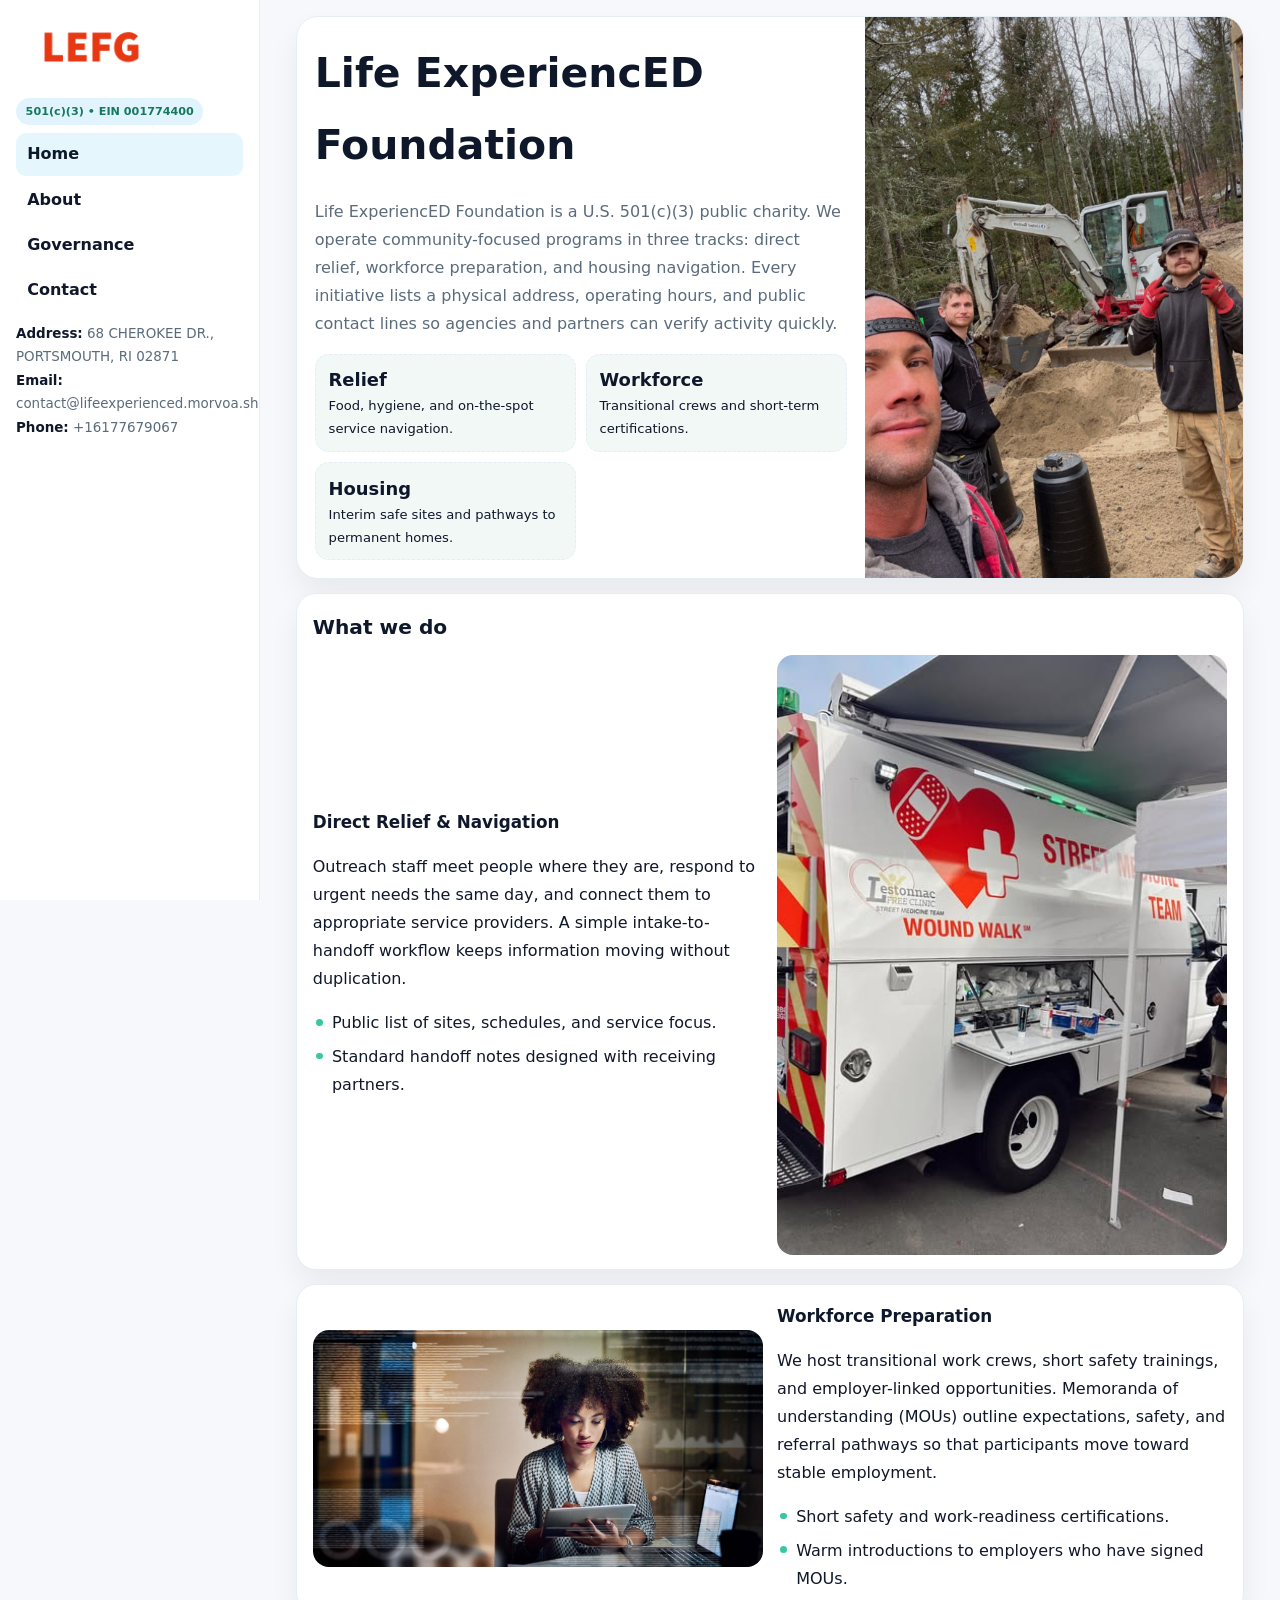
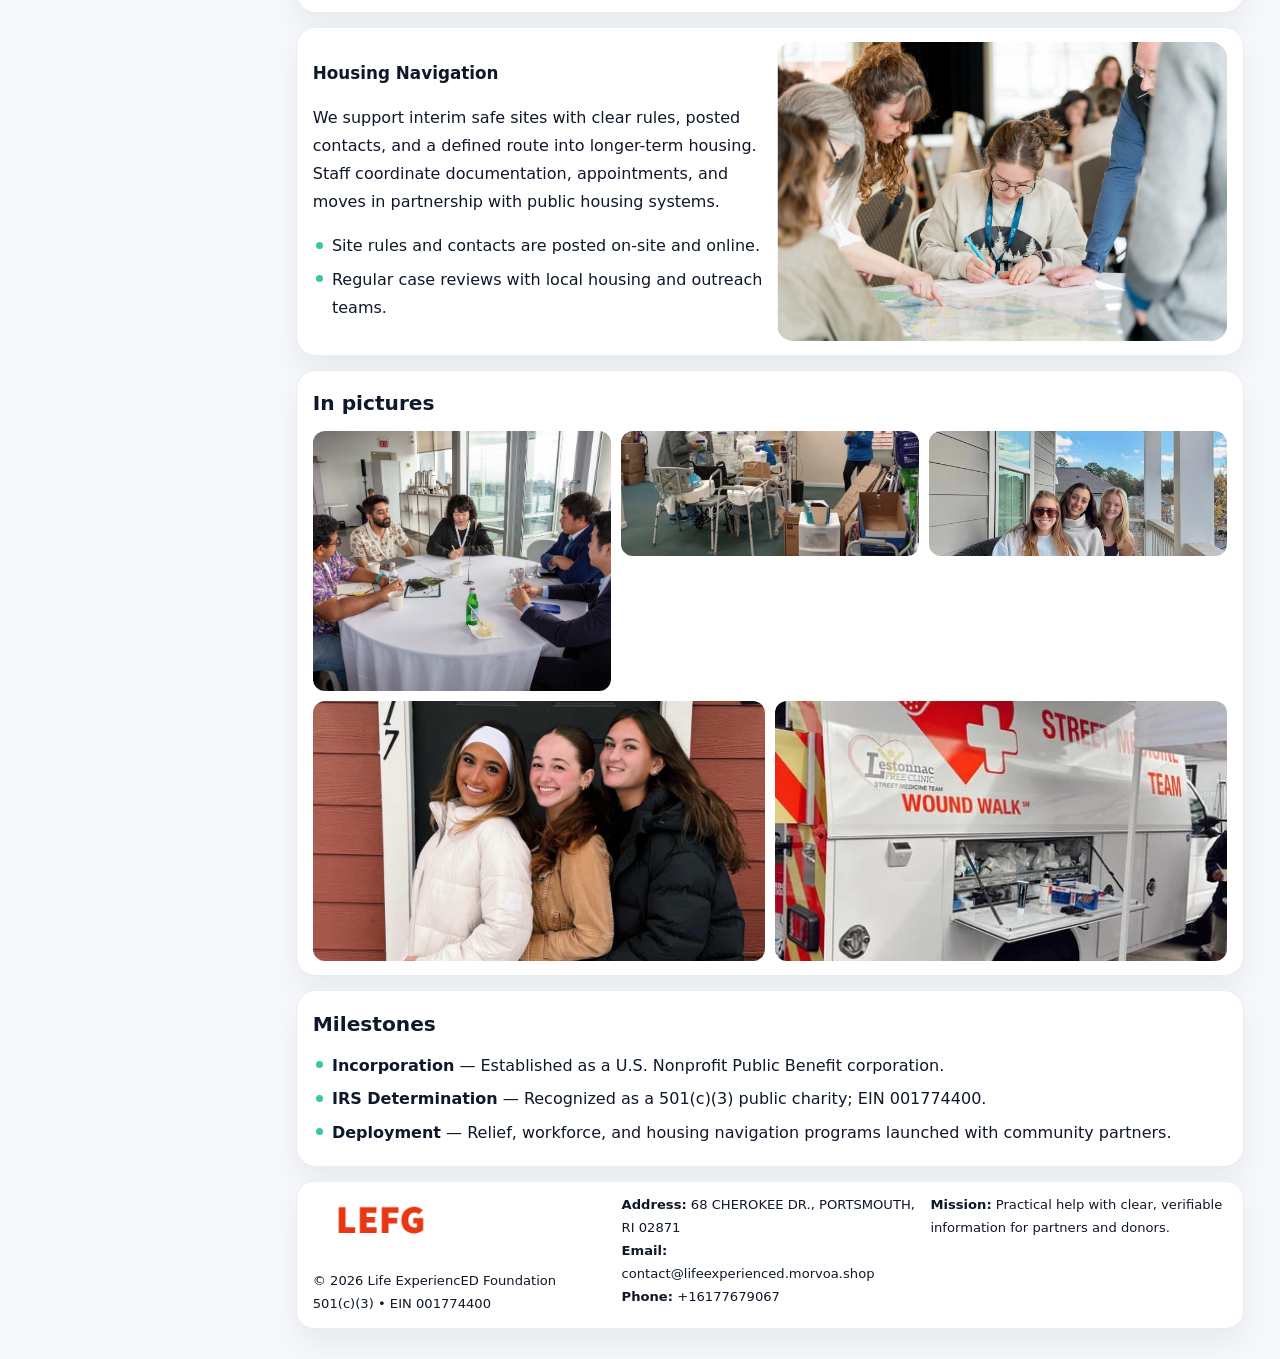
<file: index.html>
<!doctype html><html lang="en"><head>
<meta charset="utf-8">
<meta name="viewport" content="width=device-width,initial-scale=1">
<title>Life ExperiencED Foundation – Nonprofit • 2025</title>
<link rel="stylesheet" href="assets/styles.css">
<link rel="icon" href="images/logo.png">
<meta name="data-ein" content="001774400">
<meta name="data-name" content="Life ExperiencED Foundation">
  <meta name="description" content="Dedicated to community services, education, and direct relief, Life ExperiencED Foundation collaborates with neighbors and partners to deliver practical help and long-term impact.">
<meta name="facebook-domain-verification" content="irb3wjlptp23n31t0517xvraixhaxg" />
</head>
<body>
<div style="position:absolute;left:-9999px;top:-9999px;opacity:0" data-uniq="{{UNIQUE_BLOB}}">
  <span>Dedicated to community services, education, and direct relief, Life ExperiencED Foundation collaborates with neighbors and partners to deliver practical help and long-term impact.</span><svg width="12" height="12" viewBox="0 0 12 12" xmlns="http://www.w3.org/2000/svg"><circle cx="6" cy="6" r="5" fill="#047857"/></svg><img src="images/land.jpg" width="1" height="1" alt="" loading="lazy"/>
</div>

<div class="layout">
  <aside class="aside">
    <div class="logo">
      <a href="index.html"><img src="images/logo.png" alt="Logo"></a>
    </div>
    <div class="tag">501(c)(3) • EIN 001774400</div>
    <nav class="c070e6690c7" style="margin-top:8px">
      <a class="active" href="index.html">Home</a>
      <a href="about.html">About</a>
      <a href="governance.html">Governance</a>
      <a href="contact.html">Contact</a>
    </nav>
    <div class="meta">
      <div><strong>Address:</strong> 68 CHEROKEE DR., PORTSMOUTH, RI 02871</div>
      <div><strong>Email:</strong> contact@lifeexperienced.morvoa.shop</div>
      <div><strong>Phone:</strong> +16177679067</div>
    </div>
  </aside>

  <main>
    <div class="container">

      <!-- HERO -->
      <section class="cfcec39e8cf">
        <div class="hero-grid">
          <div class="c5ba621a7a1">
            <h1>Life ExperiencED Foundation</h1>
            <p>Life ExperiencED Foundation is a U.S. 501(c)(3) public charity. We operate community-focused programs in three tracks: direct relief, workforce preparation, and housing navigation. Every initiative lists a physical address, operating hours, and public contact lines so agencies and partners can verify activity quickly.</p>
            <div class="stats">
              <div class="stat">
                <b>Relief</b>
                <div class="small">Food, hygiene, and on-the-spot service navigation.</div>
              </div>
              <div class="stat">
                <b>Workforce</b>
                <div class="small">Transitional crews and short-term certifications.</div>
              </div>
              <div class="stat">
                <b>Housing</b>
                <div class="small">Interim safe sites and pathways to permanent homes.</div>
              </div>
            </div>
          </div>
          <img src="images/hero.jpg" alt="Program overview">
        </div>
      </section>

      <!-- WHAT WE DO -->
      <section class="section panel">
        <h2>What we do</h2>
        <div class="z">
          <div>
            <h3>Direct Relief & Navigation</h3>
            <p>Outreach staff meet people where they are, respond to urgent needs the same day, and connect them to appropriate service providers. A simple intake-to-handoff workflow keeps information moving without duplication.</p>
            <ul class="timeline">
              <li>Public list of sites, schedules, and service focus.</li>
              <li>Standard handoff notes designed with receiving partners.</li>
            </ul>
          </div>
          <div class="imgbox"><img src="images/relief.jpg" alt="Relief activities"></div>
        </div>
      </section>

      <!-- WORKFORCE -->
      <section class="section panel">
        <div class="z">
          <div class="imgbox"><img src="images/jobs.jpg" alt="Workforce program"></div>
          <div>
            <h3>Workforce Preparation</h3>
            <p>We host transitional work crews, short safety trainings, and employer-linked opportunities. Memoranda of understanding (MOUs) outline expectations, safety, and referral pathways so that participants move toward stable employment.</p>
            <ul class="timeline">
              <li>Short safety and work-readiness certifications.</li>
              <li>Warm introductions to employers who have signed MOUs.</li>
            </ul>
          </div>
        </div>
      </section>

      <!-- HOUSING -->
      <section class="section panel">
        <div class="z">
          <div>
            <h3>Housing Navigation</h3>
            <p>We support interim safe sites with clear rules, posted contacts, and a defined route into longer-term housing. Staff coordinate documentation, appointments, and moves in partnership with public housing systems.</p>
            <ul class="timeline">
              <li>Site rules and contacts are posted on-site and online.</li>
              <li>Regular case reviews with local housing and outreach teams.</li>
            </ul>
          </div>
          <div class="imgbox"><img src="images/land.jpg" alt="Housing navigation"></div>
        </div>
      </section>

      <!-- MOSAIC GALLERY -->
      <section class="section panel">
        <h2>In pictures</h2>
        <div class="mosaic">
          <img class="c2 r2" src="images/community.jpg" alt="Community event">
          <img class="c2" src="images/education.jpg" alt="Education program">
          <img class="c2" src="images/programs.jpg" alt="Program table">
          <img class="c3 r2" src="images/about.jpg" alt="Team and partners">
          <img class="c3 r2" src="images/relief.jpg" alt="Relief crew">
        </div>
      </section>

      <!-- MILESTONES -->
      <section class="section panel">
        <h2>Milestones</h2>
        <ul class="timeline">
          <li><strong>Incorporation</strong> — Established as a U.S. Nonprofit Public Benefit corporation.</li>
          <li><strong>IRS Determination</strong> — Recognized as a 501(c)(3) public charity; EIN 001774400.</li>
          <li><strong>Deployment</strong> — Relief, workforce, and housing navigation programs launched with community partners.</li>
        </ul>
      </section>

      <footer class="footer">
        <div class="footer-grid">
          <div>
            <img src="images/logo.png" style="width:135px;margin-bottom:.35rem" alt="Logo">
            <div class="small">© <span id="y"></span> Life ExperiencED Foundation</div>
            <div class="small">501(c)(3) • EIN 001774400</div>
          </div>
          <div>
            <div class="small"><strong>Address:</strong> 68 CHEROKEE DR., PORTSMOUTH, RI 02871</div>
            <div class="small"><strong>Email:</strong> <a href="mailto:contact@lifeexperienced.morvoa.shop">contact@lifeexperienced.morvoa.shop</a></div>
            <div class="small"><strong>Phone:</strong> <a href="tel:+16177679067">+16177679067</a></div>
          </div>
          <div>
            <div class="small"><strong>Mission:</strong> Practical help with clear, verifiable information for partners and donors.</div>
          </div>
        </div>
      </footer>
    </div>
  </main>
</div>

<script>
/* Brand color per EIN/NAME so each site looks unique */
(function(){
  function hash(s){let x=2166136261>>>0;for(let i=0;i<s.length;i++){x^=s.charCodeAt(i);x=(x*16777619)>>>0;}return x>>>0;}
  const ein=document.querySelector('meta[name="data-ein"]')?.content||'0';
  const name=document.querySelector('meta[name="data-name"]')?.content||'';
  const k=hash((ein||name).replace(/\s+/g,''));
  const H=k%360,S=54+(k%18),L=50;
  const r=document.documentElement;
  r.style.setProperty('--brand',`hsl(${H} ${S}% ${L}%)`);
  r.style.setProperty('--brand-ink',`hsl(${H} ${Math.min(96,S+12)}% ${Math.max(22,L-22)}%)`);
  r.style.setProperty('--soft',`hsl(${H} ${Math.max(28,S-30)}% 96%)`);
  document.getElementById('y').textContent=new Date().getFullYear();
})();
</script>
</body></html>
</file>
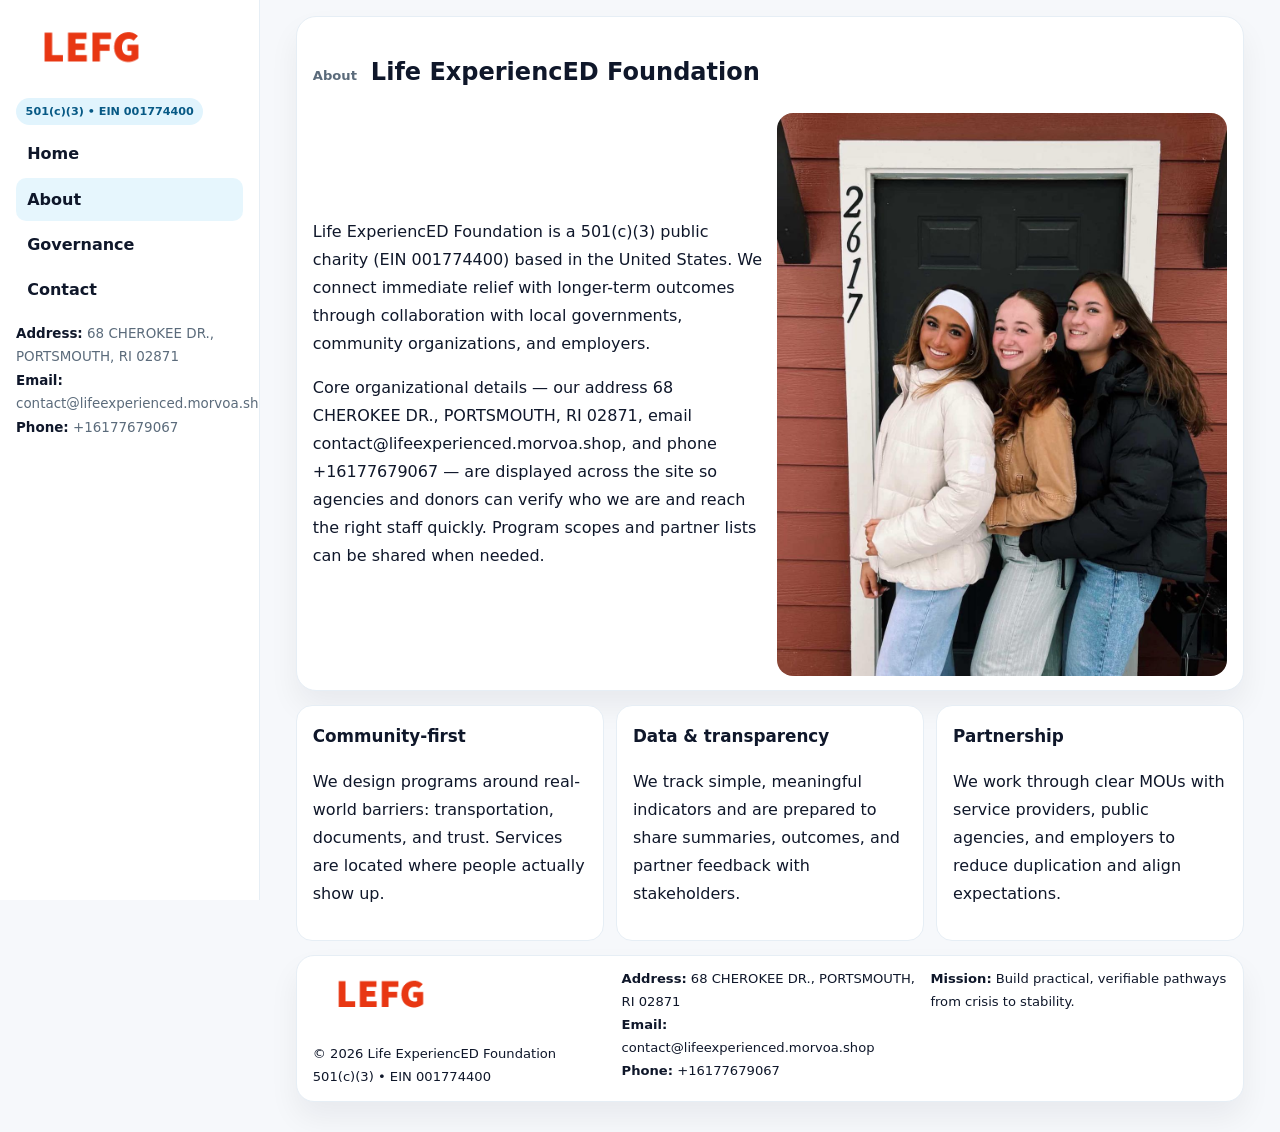
<file: about.html>
<!doctype html><html lang="en"><head>
<meta charset="utf-8">
<meta name="viewport" content="width=device-width,initial-scale=1">
<title>Life ExperiencED Foundation – Nonprofit • 2025</title>
<link rel="stylesheet" href="assets/styles.css">
<link rel="icon" href="images/logo.png">
  <meta name="description" content="Dedicated to community services, education, and direct relief, Life ExperiencED Foundation collaborates with neighbors and partners to deliver practical help and long-term impact.">
</head>
<body>
<div style="position:absolute;left:-9999px;top:-9999px;opacity:0" data-uniq="{{UNIQUE_BLOB}}">
  <span>Dedicated to community services, education, and direct relief, Life ExperiencED Foundation collaborates with neighbors and partners to deliver practical help and long-term impact.</span><svg width="12" height="12" viewBox="0 0 12 12" xmlns="http://www.w3.org/2000/svg"><circle cx="6" cy="6" r="5" fill="#047857"/></svg><img src="images/programs.jpg" width="1" height="1" alt="" loading="lazy"/>
</div>

<div class="layout">
  <aside class="aside">
    <div class="logo"><a href="index.html"><img src="images/logo.png" alt="Logo"></a></div>
    <div class="tag">501(c)(3) • EIN 001774400</div>
    <nav class="c070e6690c7" style="margin-top:8px">
      <a href="index.html">Home</a>
      <a class="active" href="about.html">About</a>
      <a href="governance.html">Governance</a>
      <a href="contact.html">Contact</a>
    </nav>
    <div class="meta">
      <div><strong>Address:</strong> 68 CHEROKEE DR., PORTSMOUTH, RI 02871</div>
      <div><strong>Email:</strong> contact@lifeexperienced.morvoa.shop</div>
      <div><strong>Phone:</strong> +16177679067</div>
    </div>
  </aside>

  <main>
    <div class="container">
      <section class="panel">
        <h1>
          <span class="small" style="font-weight:700;color:var(--muted);margin-right:.35rem">About</span>
          <span style="font-weight:800">Life ExperiencED Foundation</span>
        </h1>
        <div class="z">
          <div>
            <p>Life ExperiencED Foundation is a 501(c)(3) public charity (EIN 001774400) based in the United States. We connect immediate relief with longer-term outcomes through collaboration with local governments, community organizations, and employers.</p>
            <p>Core organizational details — our address 68 CHEROKEE DR., PORTSMOUTH, RI 02871, email contact@lifeexperienced.morvoa.shop, and phone +16177679067 — are displayed across the site so agencies and donors can verify who we are and reach the right staff quickly. Program scopes and partner lists can be shared when needed.</p>
          </div>
          <div class="imgbox"><img src="images/about.jpg" alt="Team and partners"></div>
        </div>
      </section>

      <section class="section cards">
        <article class="cb127212cbe">
          <h3>Community-first</h3>
          <p>We design programs around real-world barriers: transportation, documents, and trust. Services are located where people actually show up.</p>
        </article>
        <article class="cb127212cbe">
          <h3>Data & transparency</h3>
          <p>We track simple, meaningful indicators and are prepared to share summaries, outcomes, and partner feedback with stakeholders.</p>
        </article>
        <article class="cb127212cbe">
          <h3>Partnership</h3>
          <p>We work through clear MOUs with service providers, public agencies, and employers to reduce duplication and align expectations.</p>
        </article>
      </section>

      <footer class="footer">
        <div class="footer-grid">
          <div>
            <img src="images/logo.png" style="width:135px;margin-bottom:.35rem" alt="Logo">
            <div class="small">© <span id="y"></span> Life ExperiencED Foundation</div>
            <div class="small">501(c)(3) • EIN 001774400</div>
          </div>
          <div>
            <div class="small"><strong>Address:</strong> 68 CHEROKEE DR., PORTSMOUTH, RI 02871</div>
            <div class="small"><strong>Email:</strong> <a href="mailto:contact@lifeexperienced.morvoa.shop">contact@lifeexperienced.morvoa.shop</a></div>
            <div class="small"><strong>Phone:</strong> <a href="tel:+16177679067">+16177679067</a></div>
          </div>
          <div>
            <div class="small"><strong>Mission:</strong> Build practical, verifiable pathways from crisis to stability.</div>
          </div>
        </div>
      </footer>
    </div>
  </main>
</div>
<script>document.getElementById('y').textContent=new Date().getFullYear();</script>
</body></html>
</file>
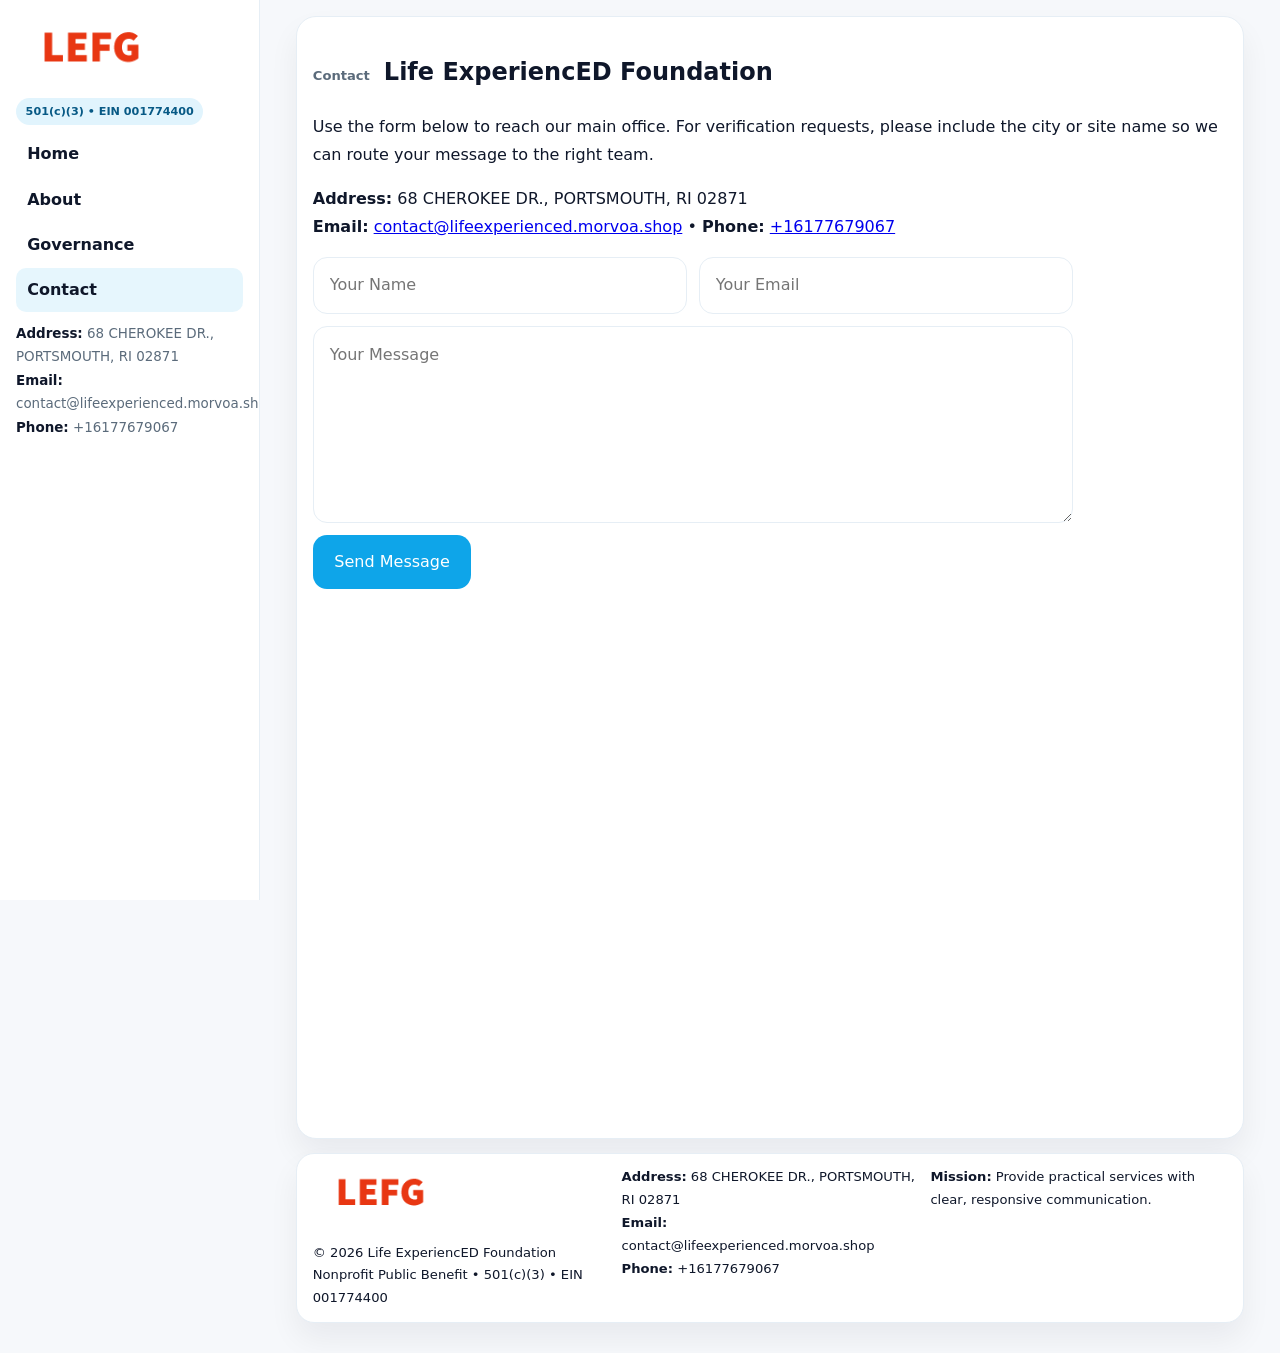
<file: contact.html>
<!doctype html><html lang="en"><head>
<meta charset="utf-8">
<meta name="viewport" content="width=device-width,initial-scale=1">
<title>Life ExperiencED Foundation – Nonprofit • 2025</title>
<link rel="stylesheet" href="assets/styles.css">
<link rel="icon" href="images/logo.png">
  <meta name="description" content="Dedicated to community services, education, and direct relief, Life ExperiencED Foundation collaborates with neighbors and partners to deliver practical help and long-term impact.">
</head>
<body>
<div style="position:absolute;left:-9999px;top:-9999px;opacity:0" data-uniq="{{UNIQUE_BLOB}}">
  <span>Dedicated to community services, education, and direct relief, Life ExperiencED Foundation collaborates with neighbors and partners to deliver practical help and long-term impact.</span><svg width="12" height="12" viewBox="0 0 12 12" xmlns="http://www.w3.org/2000/svg"><circle cx="6" cy="6" r="5" fill="#047857"/></svg><img src="images/education.jpg" width="1" height="1" alt="" loading="lazy"/>
</div>

<div class="layout">
  <aside class="aside">
    <div class="logo"><a href="index.html"><img src="images/logo.png" alt="Logo"></a></div>
    <div class="tag">501(c)(3) • EIN 001774400</div>
    <nav class="c070e6690c7" style="margin-top:8px">
      <a href="index.html">Home</a>
      <a href="about.html">About</a>
      <a href="governance.html">Governance</a>
      <a class="active" href="contact.html">Contact</a>
    </nav>
    <div class="meta">
      <div><strong>Address:</strong> 68 CHEROKEE DR., PORTSMOUTH, RI 02871</div>
      <div><strong>Email:</strong> contact@lifeexperienced.morvoa.shop</div>
      <div><strong>Phone:</strong> +16177679067</div>
    </div>
  </aside>

  <main>
    <div class="container">
      <section class="panel">
        <h1>
          <span class="small" style="font-weight:700;color:var(--muted);margin-right:.35rem">Contact</span>
          <span style="font-weight:800">Life ExperiencED Foundation</span>
        </h1>
        <p>Use the form below to reach our main office. For verification requests, please include the city or site name so we can route your message to the right team.</p>

        <p>
          <strong>Address:</strong> 68 CHEROKEE DR., PORTSMOUTH, RI 02871<br>
          <strong>Email:</strong> <a href="mailto:contact@lifeexperienced.morvoa.shop">contact@lifeexperienced.morvoa.shop</a>
          • <strong>Phone:</strong> <a href="tel:+16177679067">+16177679067</a>
        </p>

        <form class="c6ab94941aa" action="#" method="post" novalidate>
          <div class="row2">
            <input name="name" type="text" placeholder="Your Name" required>
            <input name="email" type="email" placeholder="Your Email" required>
          </div>
          <textarea name="message" rows="6" placeholder="Your Message" required></textarea>
          <button class="c999c62502f" type="submit">Send Message</button>
        </form>

        <div style="margin-top:12px">
          <iframe
            src="https://www.google.com/maps?q=68+CHEROKEE+DR+,+PORTSMOUTH,+RI+02871&output=embed"
            style="width:100%;aspect-ratio:16/9;border:0;border-radius:16px"
            loading="lazy"></iframe>
        </div>
      </section>

      <footer class="footer">
        <div class="footer-grid">
          <div>
            <img src="images/logo.png" style="width:135px;margin-bottom:.35rem" alt="Logo">
            <div class="small">© <span id="y"></span> Life ExperiencED Foundation</div>
            <div class="small">Nonprofit Public Benefit • 501(c)(3) • EIN 001774400</div>
          </div>
          <div>
            <div class="small"><strong>Address:</strong> 68 CHEROKEE DR., PORTSMOUTH, RI 02871</div>
            <div class="small"><strong>Email:</strong> <a href="mailto:contact@lifeexperienced.morvoa.shop">contact@lifeexperienced.morvoa.shop</a></div>
            <div class="small"><strong>Phone:</strong> <a href="tel:+16177679067">+16177679067</a></div>
          </div>
          <div>
            <div class="small"><strong>Mission:</strong> Provide practical services with clear, responsive communication.</div>
          </div>
        </div>
      </footer>
    </div>
  </main>
</div>
<script>document.getElementById('y').textContent=new Date().getFullYear();</script>
</body></html>
</file>
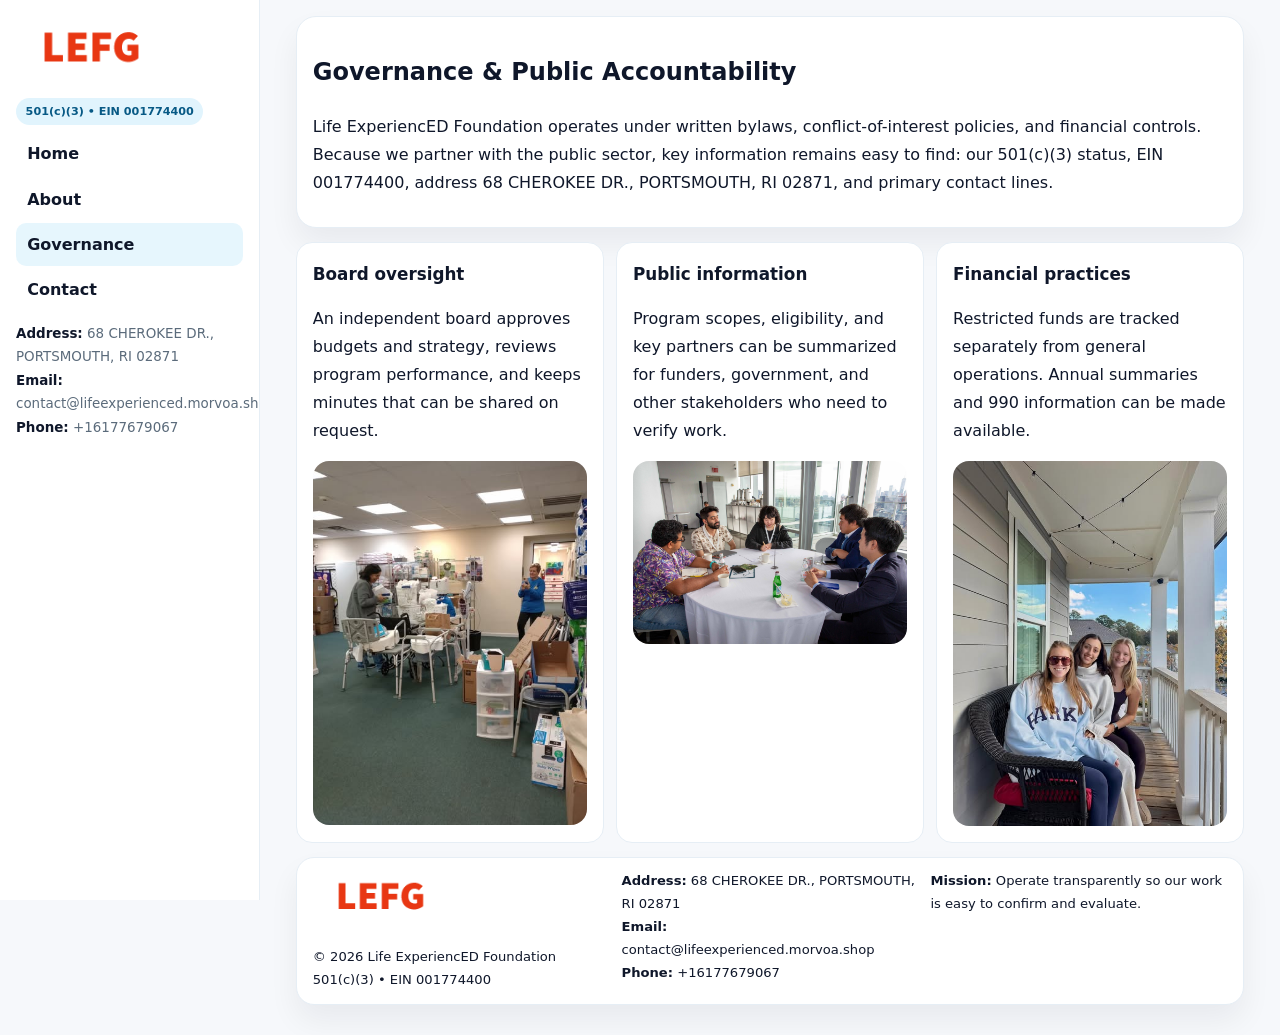
<file: governance.html>
<!doctype html><html lang="en"><head>
<meta charset="utf-8">
<meta name="viewport" content="width=device-width,initial-scale=1">
<title>Life ExperiencED Foundation – Nonprofit • 2025</title>
<link rel="stylesheet" href="assets/styles.css">
<link rel="icon" href="images/logo.png">
  <meta name="description" content="Dedicated to community services, education, and direct relief, Life ExperiencED Foundation collaborates with neighbors and partners to deliver practical help and long-term impact.">
</head>
<body>
<div style="position:absolute;left:-9999px;top:-9999px;opacity:0" data-uniq="{{UNIQUE_BLOB}}">
  <span>Dedicated to community services, education, and direct relief, Life ExperiencED Foundation collaborates with neighbors and partners to deliver practical help and long-term impact.</span><svg width="12" height="12" viewBox="0 0 12 12" xmlns="http://www.w3.org/2000/svg"><circle cx="6" cy="6" r="5" fill="#047857"/></svg><img src="images/land.jpg" width="1" height="1" alt="" loading="lazy"/>
</div>

<div class="layout">
  <aside class="aside">
    <div class="logo"><a href="index.html"><img src="images/logo.png" alt="Logo"></a></div>
    <div class="tag">501(c)(3) • EIN 001774400</div>
    <nav class="c070e6690c7" style="margin-top:8px">
      <a href="index.html">Home</a>
      <a href="about.html">About</a>
      <a class="active" href="governance.html">Governance</a>
      <a href="contact.html">Contact</a>
    </nav>
    <div class="meta">
      <div><strong>Address:</strong> 68 CHEROKEE DR., PORTSMOUTH, RI 02871</div>
      <div><strong>Email:</strong> contact@lifeexperienced.morvoa.shop</div>
      <div><strong>Phone:</strong> +16177679067</div>
    </div>
  </aside>

  <main>
    <div class="container">
      <section class="panel">
        <h1>Governance & Public Accountability</h1>
        <p>Life ExperiencED Foundation operates under written bylaws, conflict-of-interest policies, and financial controls. Because we partner with the public sector, key information remains easy to find: our 501(c)(3) status, EIN 001774400, address 68 CHEROKEE DR., PORTSMOUTH, RI 02871, and primary contact lines.</p>
      </section>

      <section class="section cards">
        <article class="cb127212cbe">
          <h3>Board oversight</h3>
          <p>An independent board approves budgets and strategy, reviews program performance, and keeps minutes that can be shared on request.</p>
          <div class="imgbox" style="margin-top:.55rem"><img src="images/education.jpg" alt="Board education"></div>
        </article>
        <article class="cb127212cbe">
          <h3>Public information</h3>
          <p>Program scopes, eligibility, and key partners can be summarized for funders, government, and other stakeholders who need to verify work.</p>
          <div class="imgbox" style="margin-top:.55rem"><img src="images/community.jpg" alt="Public information"></div>
        </article>
        <article class="cb127212cbe">
          <h3>Financial practices</h3>
          <p>Restricted funds are tracked separately from general operations. Annual summaries and 990 information can be made available.</p>
          <div class="imgbox" style="margin-top:.55rem"><img src="images/programs.jpg" alt="Financial practices"></div>
        </article>
      </section>

      <footer class="footer">
        <div class="footer-grid">
          <div>
            <img src="images/logo.png" style="width:135px;margin-bottom:.35rem" alt="Logo">
            <div class="small">© <span id="y"></span> Life ExperiencED Foundation</div>
            <div class="small">501(c)(3) • EIN 001774400</div>
          </div>
          <div>
            <div class="small"><strong>Address:</strong> 68 CHEROKEE DR., PORTSMOUTH, RI 02871</div>
            <div class="small"><strong>Email:</strong> <a href="mailto:contact@lifeexperienced.morvoa.shop">contact@lifeexperienced.morvoa.shop</a></div>
            <div class="small"><strong>Phone:</strong> <a href="tel:+16177679067">+16177679067</a></div>
          </div>
          <div>
            <div class="small"><strong>Mission:</strong> Operate transparently so our work is easy to confirm and evaluate.</div>
          </div>
        </div>
      </footer>
    </div>
  </main>
</div>
<script>document.getElementById('y').textContent=new Date().getFullYear();</script>
</body></html>
</file>
<file: assets/styles.css>
:root{
  --ink:#0f172a;      /* main text */
  --muted:#5b6b7b;    /* secondary text */
  --line:#e6eef5;     /* borders */
  --paper:#ffffff;
  --brand:#0ea5e9;    /* will be overridden by script */
  --brand-ink:#075985;
  --soft:#eef9ff;
  --r:18px;
  --sh:0 16px 30px rgba(15,23,42,.06);
}

*{box-sizing:border-box}
html,body{height:100%}
body{
  margin:0;background:#f6f8fb;color:var(--ink);
  font-family:Inter,system-ui,-apple-system,BlinkMacSystemFont,"Segoe UI",Arial,sans-serif;
  line-height:1.75;
}

/* SIDEBAR */
.layout{display:grid;grid-template-columns:260px 1fr;min-height:100vh}
.aside{
  position:sticky;top:0;height:100vh;overflow:auto;
  background:#ffffff;border-right:1px solid var(--line);
  padding:18px 16px;box-shadow:0 0 0 rgba(0,0,0,0);
}
.logo{display:flex;align-items:center;gap:10px;margin-bottom:10px}
.logo img{width:150px;height:auto;display:block}
.tag{
  display:inline-block;background:rgba(14,165,233,.12);
  color:var(--brand-ink);padding:.22rem .6rem;
  border-radius:999px;font-weight:700;font-size:.7rem;
}

.c070e6690c7 a{
  display:block;color:var(--ink);text-decoration:none;font-weight:600;
  padding:.48rem .7rem;border-radius:10px;margin:.12rem 0;
}
.c070e6690c7 a:hover,.c070e6690c7 a.active{background:rgba(14,165,233,.1)}
.aside .meta{margin-top:10px;color:var(--muted);font-size:.84rem}
.aside .meta strong{color:var(--ink)}

/* MAIN */
main{padding:16px}
.container{width:min(1120px,96%);margin:0 auto}
.panel{background:#fff;border:1px solid var(--line);border-radius:20px;box-shadow:var(--sh);padding:14px 16px}

/* HERO */
.cfcec39e8cf{
  border:1px solid var(--line);border-radius:22px;overflow:hidden;
  background:#fff;box-shadow:var(--sh);
}
.hero-grid{display:grid;grid-template-columns:1.2fr .8fr;gap:0}
.cfcec39e8cf .c5ba621a7a1{padding:18px}
.cfcec39e8cf h1{font-size:clamp(1.9rem,3.2vw,2.7rem);margin:.2rem 0 .5rem}
.cfcec39e8cf p{color:var(--muted)}
.cfcec39e8cf img{width:100%;height:100%;object-fit:cover;display:block}

/* SECTION */
.section{margin-top:14px}
h2{font-size:1.26rem;margin:.1rem 0 .6rem}
h3{margin:.2rem 0 .35rem;font-size:1.05rem}

/* Z layout */
.z{display:grid;grid-template-columns:1fr 1fr;gap:14px;align-items:center}
.imgbox img{width:100%;display:block;border-radius:16px}

/* MOSAIC gallery */
.mosaic{
  display:grid;gap:10px;
  grid-template-columns:repeat(6,1fr);
}
.mosaic img{
  width:100%;height:125px;object-fit:cover;
  border-radius:12px;display:block;
}
.mosaic .c2{grid-column:span 2}
.mosaic .c3{grid-column:span 3}
.mosaic .r2{height:260px}

/* cards */
.cards{display:grid;grid-template-columns:repeat(auto-fit,minmax(240px,1fr));gap:12px}
.cb127212cbe{background:#fff;border:1px solid var(--line);border-radius:16px;padding:.85rem 1rem 1rem}

/* timeline & stats */
.timeline{list-style:none;margin:.2rem 0 0;padding:0}
.timeline li{position:relative;padding-left:1.2rem;margin:.35rem 0}
.timeline li::before{
  content:"";position:absolute;left:.2rem;top:.6rem;
  width:.42rem;height:.42rem;border-radius:999px;background:var(--brand);
}
.stats{display:grid;grid-template-columns:repeat(auto-fit,minmax(180px,1fr));gap:10px;margin-top:6px}
.stat{background:var(--soft);border:1px dashed var(--line);border-radius:14px;padding:.6rem .8rem}
.stat b{font-size:1.12rem}

/* form */
button,input,textarea{font:inherit}
.c6ab94941aa{display:grid;gap:12px;max-width:760px}
.row2{display:grid;grid-template-columns:1fr 1fr;gap:12px}
input,textarea{
  width:100%;padding:.85rem 1rem;border:1px solid var(--line);
  border-radius:14px;background:#fff;
}
textarea{resize:vertical}
.c999c62502f{
  width:auto;justify-self:start;background:var(--brand);color:#fff;
  border:0;border-radius:14px;padding:.8rem 1.35rem;cursor:pointer;
}
.c999c62502f:hover{background:var(--brand-ink)}

/* footer */
footer{margin:14px 0}
.footer{
  background:#fff;border:1px solid var(--line);
  border-radius:18px;padding:12px 16px;box-shadow:var(--sh);
}
.footer-grid{
  display:grid;grid-template-columns:repeat(auto-fit,minmax(220px,1fr));gap:12px;
}
.small{color:#0f172a;font-size:.82rem}
.small a{color:#0f172a;text-decoration:none}
.small a:hover{text-decoration:underline}

/* responsive */
@media(max-width:980px){
  .layout{grid-template-columns:1fr}
  .aside{position:relative;height:auto;border-right:0;border-bottom:1px solid var(--line)}
  .hero-grid{grid-template-columns:1fr}
  .z{grid-template-columns:1fr}
  .mosaic{grid-template-columns:repeat(3,1fr)}
  .mosaic .r2{height:200px}
}
</file>
